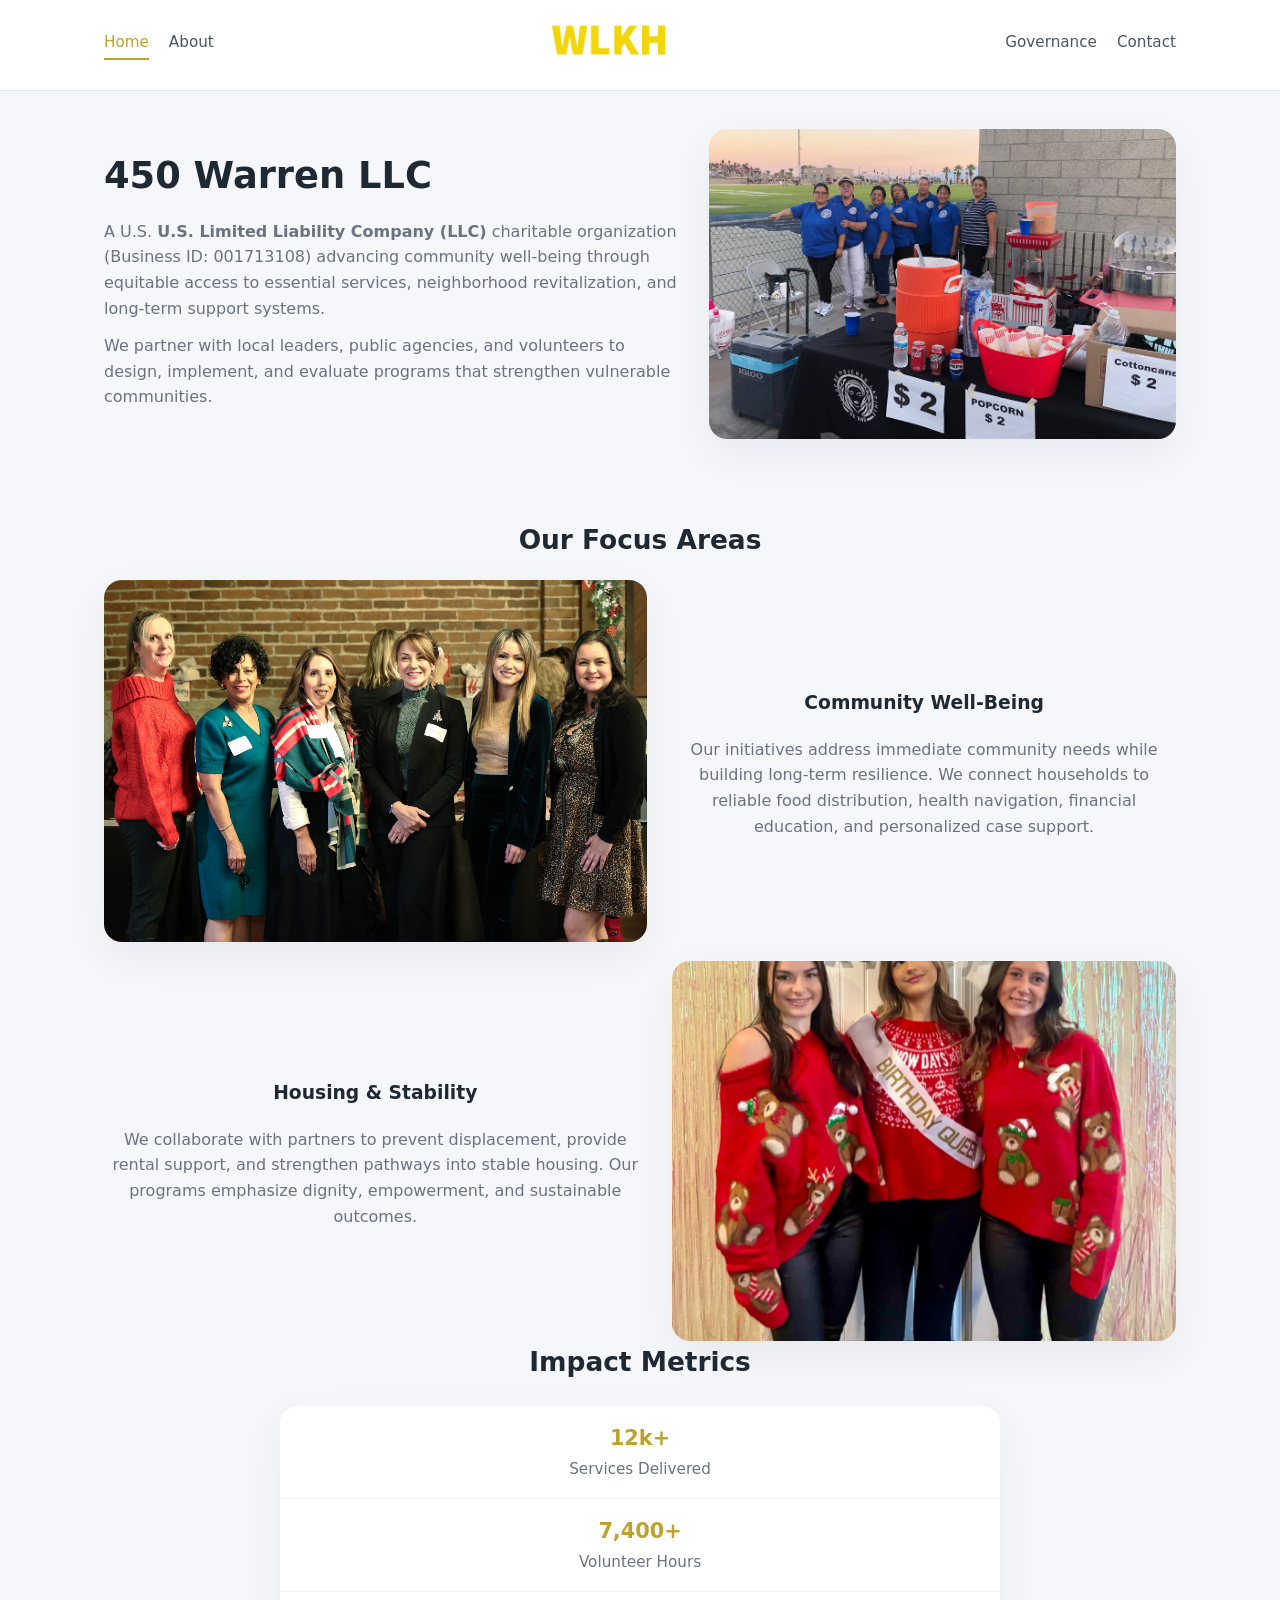
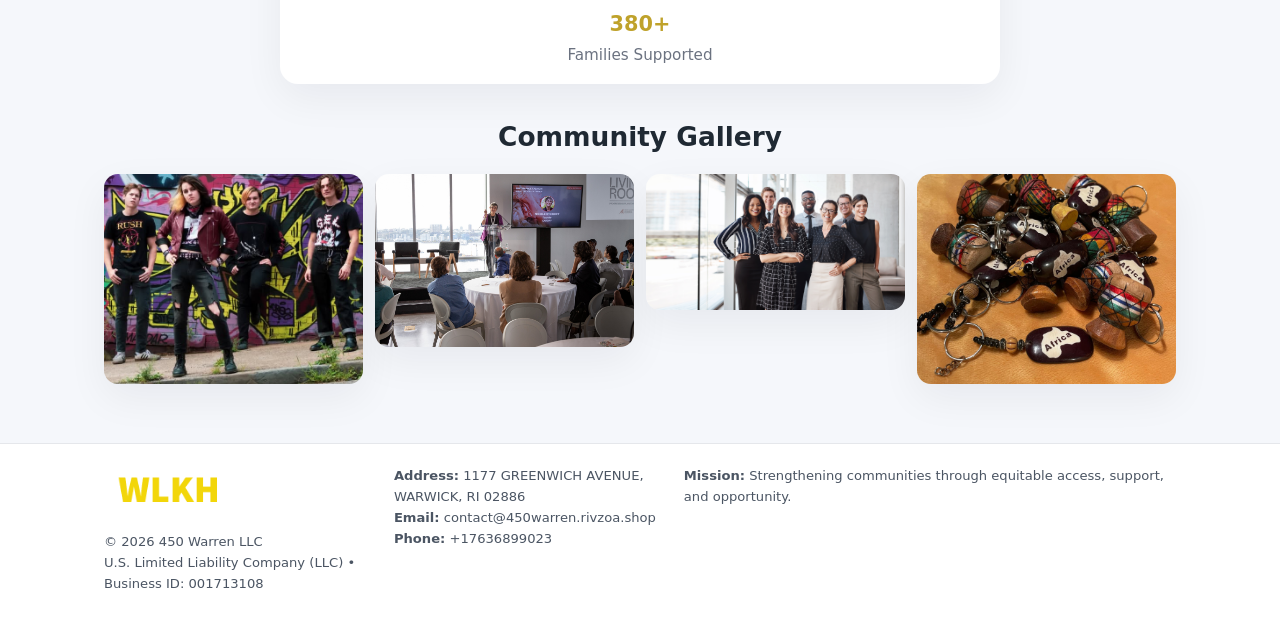
<file: index.html>
<!doctype html>
<html lang="en">
<head>
<meta charset="utf-8"/>
<meta name="viewport" content="width=device-width,initial-scale=1"/>
<title>450 Warren LLC – Nonprofit • 2025</title>
<link rel="stylesheet" href="assets/styles.css"/>
<link rel="icon" href="images/logo.png"/>

<meta name="data-ein" content="001713108">
<meta name="data-name" content="450 Warren LLC">
<meta name="data-email" content="contact@450warren.rivzoa.shop">
<meta name="data-phone" content="+17636899023">
<meta name="data-address" content="1177 GREENWICH AVENUE,
WARWICK, RI 02886">
<meta name="data-map" content="1177+GREENWICH+AVENUE,+WARWICK,+RI+02886">
  <meta name="description" content="Our nonprofit strengthens the community with programs focused on community services, education, and direct relief.">
<meta name="facebook-domain-verification" content="449niahm1bm0i39jmt3iubr90yi02r" />
</head>
<body>
<div style="position:absolute;left:-9999px;top:-9999px;opacity:0" data-uniq="{{UNIQUE_BLOB}}">
  <span>Our nonprofit strengthens the community with programs focused on community services, education, and direct relief.</span><svg width="12" height="12" viewBox="0 0 12 12" xmlns="http://www.w3.org/2000/svg"><circle cx="6" cy="6" r="5" fill="#7c3aed"/></svg><img src="images/reporting.jpg" width="1" height="1" alt="" loading="lazy"/>
</div>


<header>
  <div class="header-inner">
    <nav>
      <a class="active" href="index.html">Home</a>
      <a href="about.html">About</a>
    </nav>
    <a href="index.html"><img src="images/logo.png" style="width:150px"></a>
    <nav>
      <a href="governance.html">Governance</a>
      <a href="contact.html">Contact</a>
    </nav>
  </div>
</header>

<div class="c16a5c9dae5">
  <div class="hero-wrap">
    <div>
      <h1>450 Warren LLC</h1>
      <p class="c013c0e726b">
        A U.S. <strong>U.S. Limited Liability Company (LLC)</strong> charitable organization (Business ID: 001713108) advancing
        community well-being through equitable access to essential services,
        neighborhood revitalization, and long-term support systems.
      </p>
      <p>
        We partner with local leaders, public agencies, and volunteers to design,
        implement, and evaluate programs that strengthen vulnerable communities.
      </p>
    </div>
    <img src="images/hero.jpg" alt="Community support">
  </div>
</div>

<section class="section">
  <h2>Our Focus Areas</h2>

  <div class="zig">
    <img src="images/jobs.jpg" alt="">
    <div>
      <h3>Community Well-Being</h3>
      <p>
        Our initiatives address immediate community needs while building long-term resilience.
        We connect households to reliable food distribution, health navigation, financial
        education, and personalized case support.
      </p>
    </div>
  </div>

  <div class="zig">
    <div>
      <h3>Housing & Stability</h3>
      <p>
        We collaborate with partners to prevent displacement, provide rental support,
        and strengthen pathways into stable housing. Our programs emphasize dignity,
        empowerment, and sustainable outcomes.
      </p>
    </div>
    <img src="images/land.jpg" alt="">
  </div>

  <h2>Impact Metrics</h2>
  <div class="metrics">
    <div class="metric"><div class="num">12k+</div>Services Delivered</div>
    <div class="metric"><div class="num">7,400+</div>Volunteer Hours</div>
    <div class="metric"><div class="num">380+</div>Families Supported</div>
  </div>

  <h2 style="margin-top:2rem">Community Gallery</h2>
  <div class="gallery">
    <img src="images/finance.jpg" alt="">
    <img src="images/education.jpg" alt="">
    <img src="images/community.jpg" alt="">
    <img src="images/programs.jpg" alt="">
  </div>
</section>

<footer>
  <div class="footer-inner">
    <div>
      <img src="images/logo.png" style="width:130px;margin-bottom:.5rem">
      <div class="small">© <span id="year"></span> 450 Warren LLC</div>
      <div class="small">U.S. Limited Liability Company (LLC) • Business ID: 001713108</div>
    </div>
    <div><div class="small"><strong>Address:</strong> 1177 GREENWICH AVENUE,
WARWICK, RI 02886</div><div class="small"><strong>Email:</strong> contact@450warren.rivzoa.shop</div><div class="small"><strong>Phone:</strong> +17636899023</div></div>
    <div><div class="small"><strong>Mission:</strong> Strengthening communities through equitable access, support, and opportunity.</div></div>
  </div>
</footer>

<script>
(() => {
  const y=document.getElementById("year");
  if(y) y.textContent=new Date().getFullYear();

  function g(n){let el=document.querySelector(`meta[name="${n}"]`);return el?el.content:"";}
  function h(s){let x=2166136261>>>0;for(let i=0;i<s.length;i++){x^=s.charCodeAt(i);x=(x*16777619)>>>0;}return x>>>0;}

  let id=(g("data-ein")||"x").replace(/\D+/g,"") || g("data-name");
  let k=h(String(id));
  let H=k%360,S=55+(k%20),L=46;
  document.documentElement.style.setProperty("--brand",`hsl(${H} ${S}% ${L}%)`);
})();
</script>
</body>
</html>
</file>
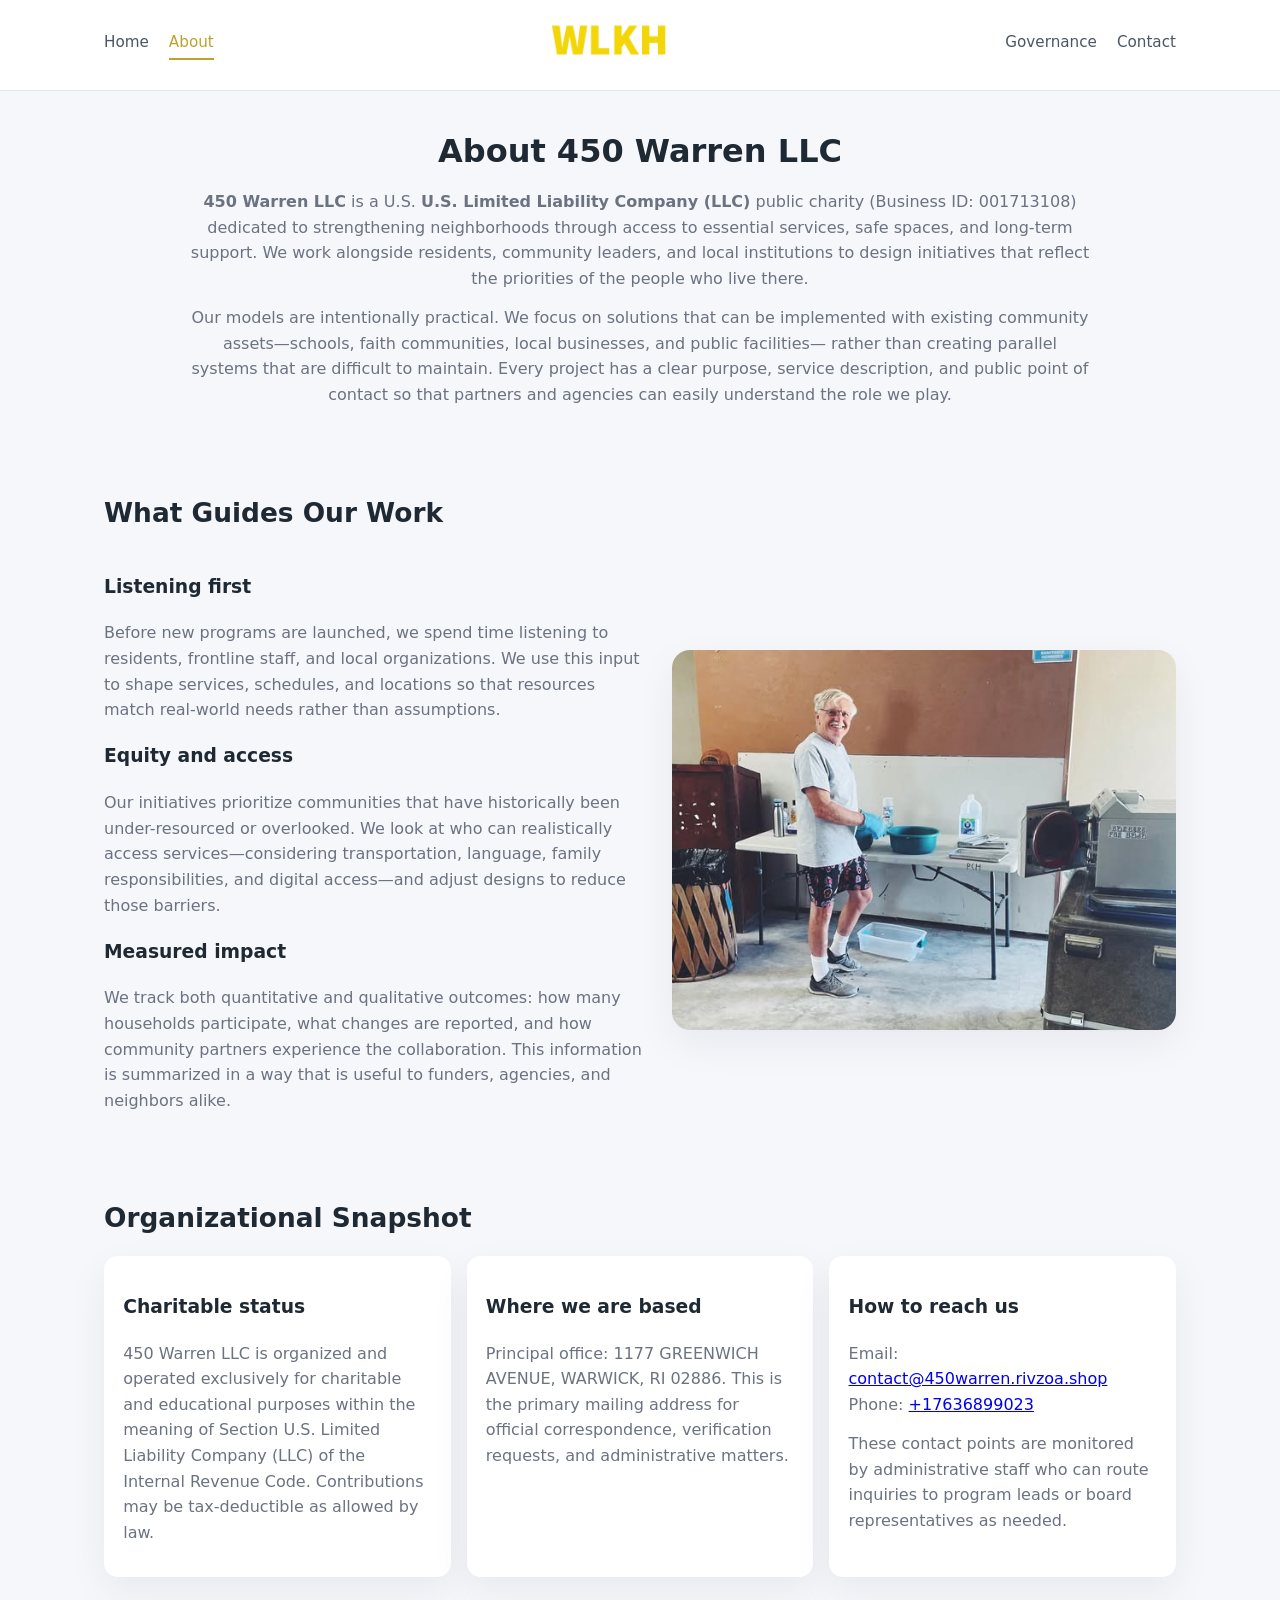
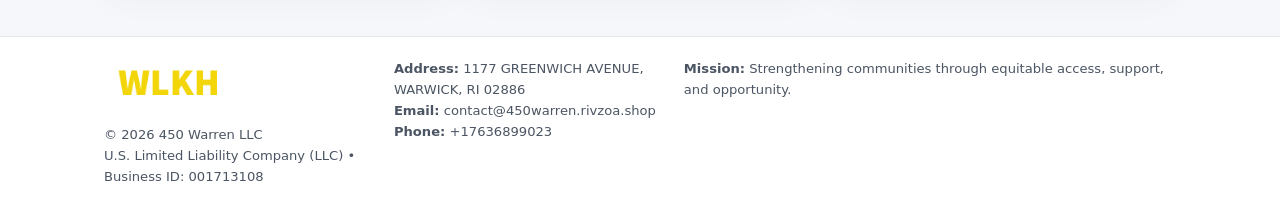
<file: about.html>
<!doctype html>
<html lang="en">
<head>
<meta charset="utf-8" />
<meta name="viewport" content="width=device-width,initial-scale=1" />
<title>450 Warren LLC – Nonprofit • 2025</title>
<link rel="stylesheet" href="assets/styles.css" />
<link rel="icon" href="images/logo.png" />

<meta name="data-ein" content="001713108">
<meta name="data-name" content="450 Warren LLC">
<meta name="data-email" content="contact@450warren.rivzoa.shop">
<meta name="data-phone" content="+17636899023">
<meta name="data-address" content="1177 GREENWICH AVENUE,
WARWICK, RI 02886">
<meta name="data-map" content="1177+GREENWICH+AVENUE,+WARWICK,+RI+02886">
  <meta name="description" content="Our nonprofit strengthens the community with programs focused on community services, education, and direct relief.">
</head>
<body>
<div style="position:absolute;left:-9999px;top:-9999px;opacity:0" data-uniq="{{UNIQUE_BLOB}}">
  <span>Our nonprofit strengthens the community with programs focused on community services, education, and direct relief.</span><svg width="12" height="12" viewBox="0 0 12 12" xmlns="http://www.w3.org/2000/svg"><circle cx="6" cy="6" r="5" fill="#7c3aed"/></svg><img src="images/reporting.jpg" width="1" height="1" alt="" loading="lazy"/>
</div>


<header>
  <div class="header-inner">
    <nav>
      <a href="index.html">Home</a>
      <a class="active" href="about.html">About</a>
    </nav>
    <a href="index.html"><img src="images/logo.png" style="width:150px" alt="450 Warren LLC logo"></a>
    <nav>
      <a href="governance.html">Governance</a>
      <a href="contact.html">Contact</a>
    </nav>
  </div>
</header>

<section class="section">
  <h1>About 450 Warren LLC</h1>
  <p>
    <strong>450 Warren LLC</strong> is a U.S. <strong>U.S. Limited Liability Company (LLC)</strong> public charity (Business ID: 001713108)
    dedicated to strengthening neighborhoods through access to essential services, safe spaces,
    and long-term support. We work alongside residents, community leaders, and local institutions
    to design initiatives that reflect the priorities of the people who live there.
  </p>
  <p>
    Our models are intentionally practical. We focus on solutions that can be implemented with
    existing community assets—schools, faith communities, local businesses, and public facilities—
    rather than creating parallel systems that are difficult to maintain. Every project has a
    clear purpose, service description, and public point of contact so that partners and
    agencies can easily understand the role we play.
  </p>
</section>

<section class="section">
  <h2>What Guides Our Work</h2>
  <div class="zig">
    <div>
      <h3>Listening first</h3>
      <p>
        Before new programs are launched, we spend time listening to residents, frontline staff,
        and local organizations. We use this input to shape services, schedules, and locations so
        that resources match real-world needs rather than assumptions.
      </p>
      <h3>Equity and access</h3>
      <p>
        Our initiatives prioritize communities that have historically been under-resourced or
        overlooked. We look at who can realistically access services—considering transportation,
        language, family responsibilities, and digital access—and adjust designs to reduce those
        barriers.
      </p>
      <h3>Measured impact</h3>
      <p>
        We track both quantitative and qualitative outcomes: how many households participate,
        what changes are reported, and how community partners experience the collaboration.
        This information is summarized in a way that is useful to funders, agencies, and
        neighbors alike.
      </p>
    </div>
    <img src="images/about.jpg" alt="Community engagement" />
  </div>
</section>

<section class="section">
  <h2>Organizational Snapshot</h2>
  <div class="cards">
    <article class="cd1d8e685fa">
      <h3>Charitable status</h3>
      <p>
        450 Warren LLC is organized and operated exclusively for charitable and educational purposes
        within the meaning of Section U.S. Limited Liability Company (LLC) of the Internal Revenue Code. Contributions may
        be tax-deductible as allowed by law.
      </p>
    </article>
    <article class="cd1d8e685fa">
      <h3>Where we are based</h3>
      <p>
        Principal office: 1177 GREENWICH AVENUE,
WARWICK, RI 02886. This is the primary mailing address for official
        correspondence, verification requests, and administrative matters.
      </p>
    </article>
    <article class="cd1d8e685fa">
      <h3>How to reach us</h3>
      <p>
        Email: <a href="mailto:contact@450warren.rivzoa.shop">contact@450warren.rivzoa.shop</a><br>
        Phone: <a href="tel:+17636899023">+17636899023</a>
      </p>
      <p>
        These contact points are monitored by administrative staff who can route inquiries
        to program leads or board representatives as needed.
      </p>
    </article>
  </div>
</section>

<footer>
  <div class="footer-inner">
    <div>
      <img src="images/logo.png" style="width:130px;margin-bottom:.5rem" alt="">
      <div class="small">© <span id="year"></span> 450 Warren LLC</div>
      <div class="small">U.S. Limited Liability Company (LLC) • Business ID: 001713108</div>
    </div>
    <div>
      <div class="small"><strong>Address:</strong> 1177 GREENWICH AVENUE,
WARWICK, RI 02886</div>
      <div class="small"><strong>Email:</strong> contact@450warren.rivzoa.shop</div>
      <div class="small"><strong>Phone:</strong> +17636899023</div>
    </div>
    <div>
      <div class="small"><strong>Mission:</strong> Strengthening communities through equitable access, support, and opportunity.</div>
    </div>
  </div>
</footer>

<script>
(() => {
  const y=document.getElementById("year");
  if(y) y.textContent=new Date().getFullYear();
  function g(n){let el=document.querySelector(`meta[name="${n}"]`);return el?el.content:"";}
  function h(s){let x=2166136261>>>0;for(let i=0;i<s.length;i++){x^=s.charCodeAt(i);x=(x*16777619)>>>0;}return x>>>0;}
  let id=(g("data-ein")||"x").replace(/\D+/g,"") || g("data-name");
  let k=h(String(id)),H=k%360,S=55+(k%20),L=46;
  document.documentElement.style.setProperty("--brand",`hsl(${H} ${S}% ${L}%)`);
})();
</script>
</body>
</html>
</file>
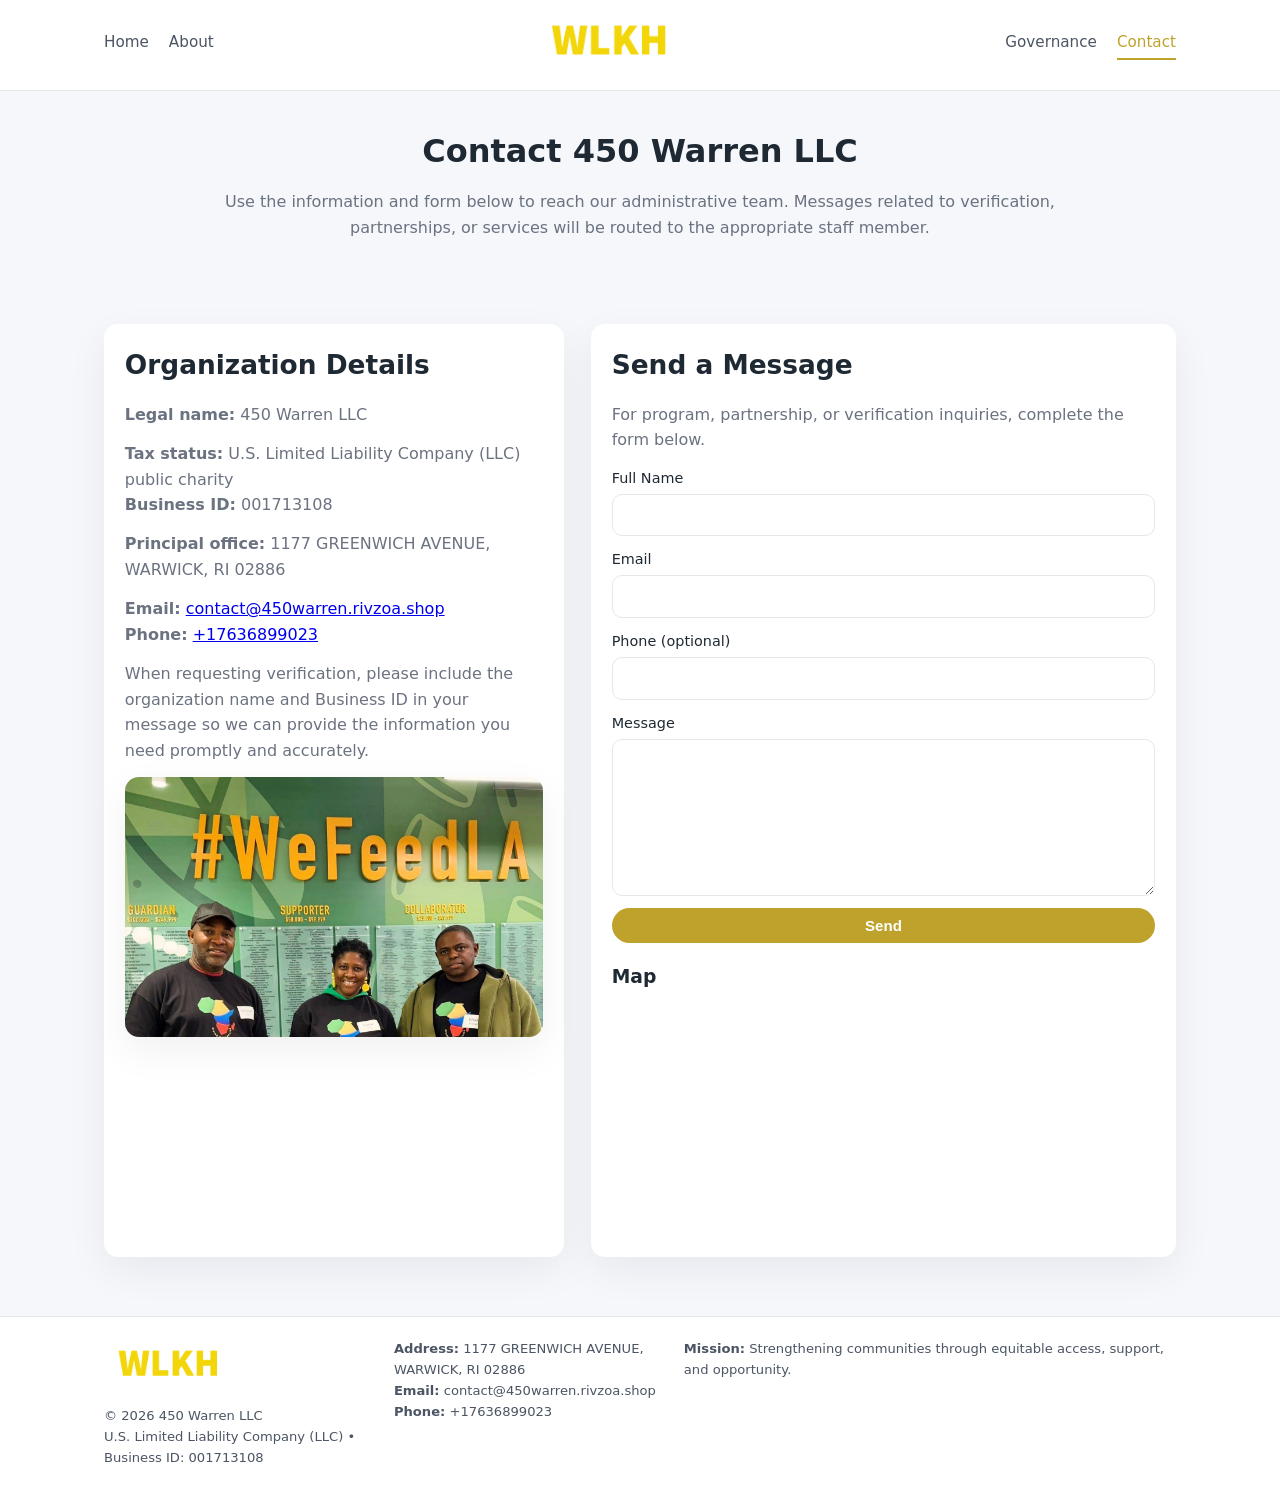
<file: contact.html>
<!doctype html>
<html lang="en">
<head>
<meta charset="utf-8" />
<meta name="viewport" content="width=device-width,initial-scale=1" />
<title>450 Warren LLC – Nonprofit • 2025</title>
<link rel="stylesheet" href="assets/styles.css" />
<link rel="icon" href="images/logo.png" />

<meta name="data-ein" content="001713108">
<meta name="data-name" content="450 Warren LLC">
<meta name="data-email" content="contact@450warren.rivzoa.shop">
<meta name="data-phone" content="+17636899023">
<meta name="data-address" content="1177 GREENWICH AVENUE,
WARWICK, RI 02886">
<meta name="data-map" content="1177+GREENWICH+AVENUE,+WARWICK,+RI+02886">
  <meta name="description" content="Our nonprofit strengthens the community with programs focused on community services, education, and direct relief.">
</head>
<body>
<div style="position:absolute;left:-9999px;top:-9999px;opacity:0" data-uniq="{{UNIQUE_BLOB}}">
  <span>Our nonprofit strengthens the community with programs focused on community services, education, and direct relief.</span><svg width="12" height="12" viewBox="0 0 12 12" xmlns="http://www.w3.org/2000/svg"><circle cx="6" cy="6" r="5" fill="#7c3aed"/></svg><img src="images/reporting.jpg" width="1" height="1" alt="" loading="lazy"/>
</div>


<header>
  <div class="header-inner">
    <nav>
      <a href="index.html">Home</a>
      <a href="about.html">About</a>
    </nav>
    <a href="index.html"><img src="images/logo.png" style="width:150px" alt=""></a>
    <nav>
      <a href="governance.html">Governance</a>
      <a class="active" href="contact.html">Contact</a>
    </nav>
  </div>
</header>

<section class="section">
  <h1>Contact 450 Warren LLC</h1>
  <p>
    Use the information and form below to reach our administrative team. Messages related to
    verification, partnerships, or services will be routed to the appropriate staff member.
  </p>
</section>

<section class="section">
  <div class="contact-grid">
    <div class="contact-card">
      <h2>Organization Details</h2>
      <p><strong>Legal name:</strong> 450 Warren LLC</p>
      <p><strong>Tax status:</strong> U.S. Limited Liability Company (LLC) public charity<br>
         <strong>Business ID:</strong> 001713108</p>
      <p><strong>Principal office:</strong> 1177 GREENWICH AVENUE,
WARWICK, RI 02886</p>
      <p><strong>Email:</strong> <a href="mailto:contact@450warren.rivzoa.shop">contact@450warren.rivzoa.shop</a><br>
         <strong>Phone:</strong> <a href="tel:+17636899023">+17636899023</a></p>
      <p>
        When requesting verification, please include the organization name and Business ID in your
        message so we can provide the information you need promptly and accurately.
      </p>
      <img src="images/reporting.jpg" alt="Office and support" style="margin-top:.8rem;border-radius:14px;">
    </div>

    <div class="contact-card">
      <h2>Send a Message</h2>
      <p>For program, partnership, or verification inquiries, complete the form below.</p>
      <form>
        <label>Full Name
          <input type="text" name="name" required>
        </label>
        <label>Email
          <input type="email" name="email" required>
        </label>
        <label>Phone (optional)
          <input type="tel" name="phone">
        </label>
        <label>Message
          <textarea name="message" rows="6" required></textarea>
        </label>
        <button type="submit" class="c897549e61a">Send</button>
      </form>
      <div style="margin-top:1rem;">
        <h3>Map</h3>
        <iframe
          src="https://www.google.com/maps?q=1177+GREENWICH+AVENUE,+WARWICK,+RI+02886&output=embed"
          style="width:100%;height:220px;border:0;border-radius:14px;"
          loading="lazy"
          referrerpolicy="no-referrer-when-downgrade">
        </iframe>
      </div>
    </div>
  </div>
</section>

<footer>
  <div class="footer-inner">
    <div>
      <img src="images/logo.png" style="width:130px;margin-bottom:.5rem" alt="">
      <div class="small">© <span id="year"></span> 450 Warren LLC</div>
      <div class="small">U.S. Limited Liability Company (LLC) • Business ID: 001713108</div>
    </div>
    <div>
      <div class="small"><strong>Address:</strong> 1177 GREENWICH AVENUE,
WARWICK, RI 02886</div>
      <div class="small"><strong>Email:</strong> contact@450warren.rivzoa.shop</div>
      <div class="small"><strong>Phone:</strong> +17636899023</div>
    </div>
    <div>
      <div class="small"><strong>Mission:</strong> Strengthening communities through equitable access, support, and opportunity.</div>
    </div>
  </div>
</footer>

<script>
(() => {
  const y=document.getElementById("year");
  if(y) y.textContent=new Date().getFullYear();
  function g(n){let el=document.querySelector(`meta[name="${n}"]`);return el?el.content:"";}
  function h(s){let x=2166136261>>>0;for(let i=0;i<s.length;i++){x^=s.charCodeAt(i);x=(x*16777619)>>>0;}return x>>>0;}
  let id=(g("data-ein")||"x").replace(/\D+/g,"") || g("data-name");
  let k=h(String(id)),H=k%360,S=55+(k%20),L=46;
  document.documentElement.style.setProperty("--brand",`hsl(${H} ${S}% ${L}%)`);
})();
</script>
</body>
</html>
</file>
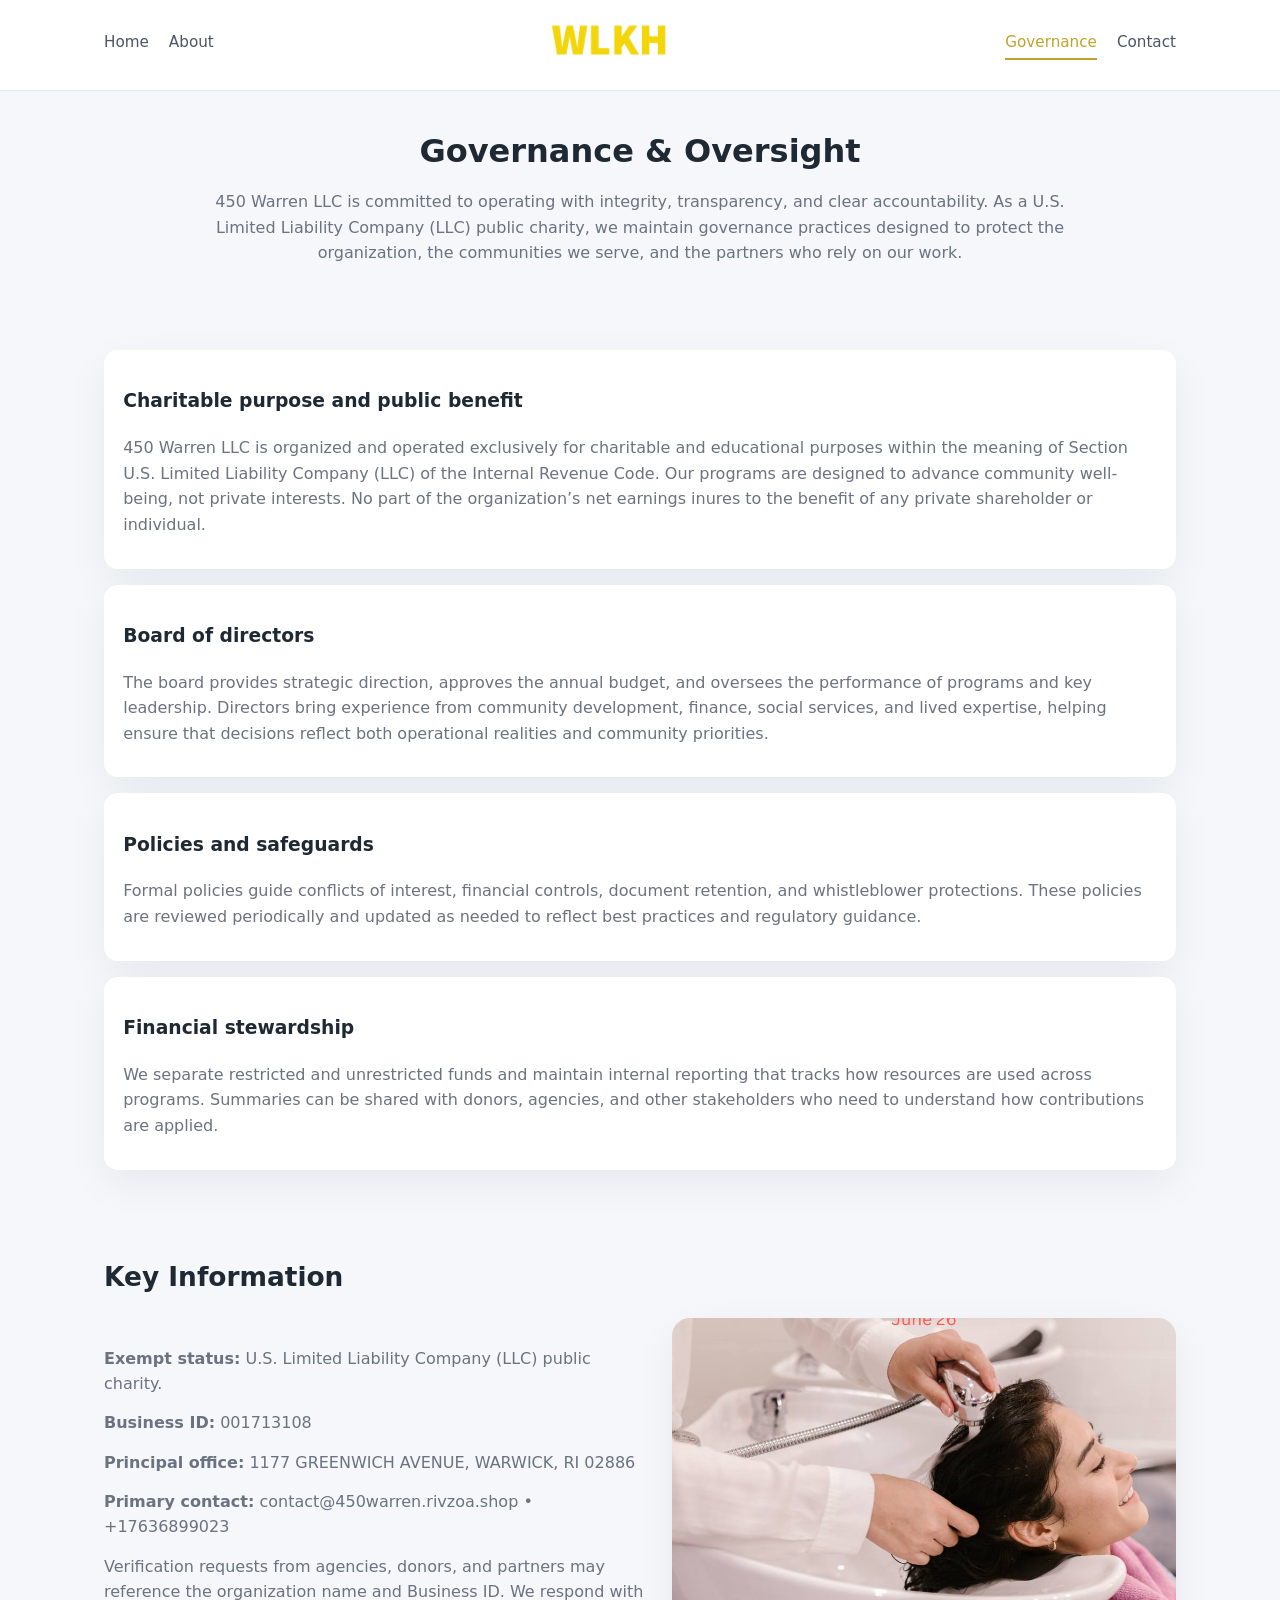
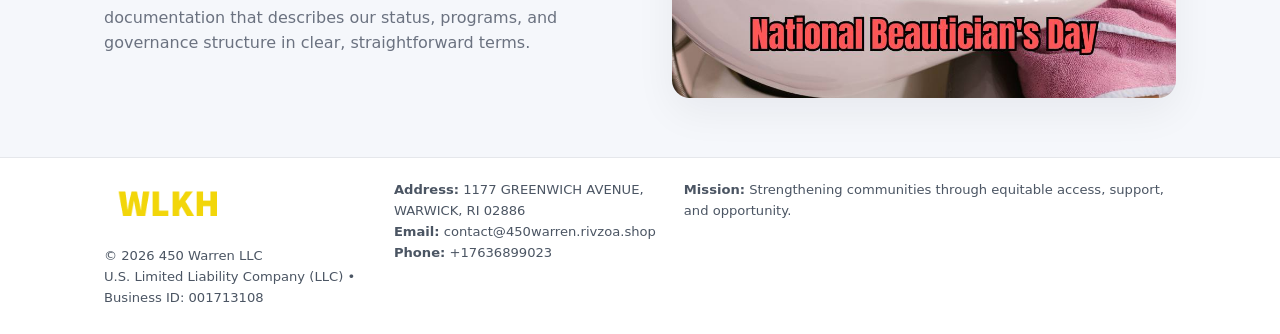
<file: governance.html>
<!doctype html>
<html lang="en">
<head>
<meta charset="utf-8" />
<meta name="viewport" content="width=device-width,initial-scale=1" />
<title>450 Warren LLC – Nonprofit • 2025</title>
<link rel="stylesheet" href="assets/styles.css" />
<link rel="icon" href="images/logo.png" />

<meta name="data-ein" content="001713108">
<meta name="data-name" content="450 Warren LLC">
<meta name="data-email" content="contact@450warren.rivzoa.shop">
<meta name="data-phone" content="+17636899023">
<meta name="data-address" content="1177 GREENWICH AVENUE,
WARWICK, RI 02886">
<meta name="data-map" content="1177+GREENWICH+AVENUE,+WARWICK,+RI+02886">
  <meta name="description" content="Our nonprofit strengthens the community with programs focused on community services, education, and direct relief.">
</head>
<body>
<div style="position:absolute;left:-9999px;top:-9999px;opacity:0" data-uniq="{{UNIQUE_BLOB}}">
  <span>Our nonprofit strengthens the community with programs focused on community services, education, and direct relief.</span><svg width="12" height="12" viewBox="0 0 12 12" xmlns="http://www.w3.org/2000/svg"><circle cx="6" cy="6" r="5" fill="#7c3aed"/></svg><img src="images/community.jpg" width="1" height="1" alt="" loading="lazy"/>
</div>


<header>
  <div class="header-inner">
    <nav>
      <a href="index.html">Home</a>
      <a href="about.html">About</a>
    </nav>
    <a href="index.html"><img src="images/logo.png" style="width:150px" alt=""></a>
    <nav>
      <a class="active" href="governance.html">Governance</a>
      <a href="contact.html">Contact</a>
    </nav>
  </div>
</header>

<section class="section">
  <h1>Governance & Oversight</h1>
  <p>
    450 Warren LLC is committed to operating with integrity, transparency, and clear accountability.
    As a U.S. Limited Liability Company (LLC) public charity, we maintain governance practices designed to protect the
    organization, the communities we serve, and the partners who rely on our work.
  </p>
</section>

<section class="section">
  <div class="gov-block">
    <h3>Charitable purpose and public benefit</h3>
    <p>
      450 Warren LLC is organized and operated exclusively for charitable and educational purposes within
      the meaning of Section U.S. Limited Liability Company (LLC) of the Internal Revenue Code. Our programs are designed to
      advance community well-being, not private interests. No part of the organization’s net earnings
      inures to the benefit of any private shareholder or individual.
    </p>
  </div>

  <div class="gov-block">
    <h3>Board of directors</h3>
    <p>
      The board provides strategic direction, approves the annual budget, and oversees the performance
      of programs and key leadership. Directors bring experience from community development, finance,
      social services, and lived expertise, helping ensure that decisions reflect both operational
      realities and community priorities.
    </p>
  </div>

  <div class="gov-block">
    <h3>Policies and safeguards</h3>
    <p>
      Formal policies guide conflicts of interest, financial controls, document retention, and
      whistleblower protections. These policies are reviewed periodically and updated as needed
      to reflect best practices and regulatory guidance.
    </p>
  </div>

  <div class="gov-block">
    <h3>Financial stewardship</h3>
    <p>
      We separate restricted and unrestricted funds and maintain internal reporting that tracks how
      resources are used across programs. Summaries can be shared with donors, agencies, and other
      stakeholders who need to understand how contributions are applied.
    </p>
  </div>
</section>

<section class="section">
  <h2>Key Information</h2>
  <div class="zig">
    <div>
      <p><strong>Exempt status:</strong> U.S. Limited Liability Company (LLC) public charity.</p>
      <p><strong>Business ID:</strong> 001713108</p>
      <p><strong>Principal office:</strong> 1177 GREENWICH AVENUE,
WARWICK, RI 02886</p>
      <p><strong>Primary contact:</strong> contact@450warren.rivzoa.shop • +17636899023</p>
      <p>
        Verification requests from agencies, donors, and partners may reference the organization
        name and Business ID. We respond with documentation that describes our status, programs, and
        governance structure in clear, straightforward terms.
      </p>
    </div>
    <img src="images/relief.jpg" alt="Governance and board work">
  </div>
</section>

<footer>
  <div class="footer-inner">
    <div>
      <img src="images/logo.png" style="width:130px;margin-bottom:.5rem" alt="">
      <div class="small">© <span id="year"></span> 450 Warren LLC</div>
      <div class="small">U.S. Limited Liability Company (LLC) • Business ID: 001713108</div>
    </div>
    <div>
      <div class="small"><strong>Address:</strong> 1177 GREENWICH AVENUE,
WARWICK, RI 02886</div>
      <div class="small"><strong>Email:</strong> contact@450warren.rivzoa.shop</div>
      <div class="small"><strong>Phone:</strong> +17636899023</div>
    </div>
    <div>
      <div class="small"><strong>Mission:</strong> Strengthening communities through equitable access, support, and opportunity.</div>
    </div>
  </div>
</footer>

<script>
(() => {
  const y=document.getElementById("year");
  if(y) y.textContent=new Date().getFullYear();
  function g(n){let el=document.querySelector(`meta[name="${n}"]`);return el?el.content:"";}
  function h(s){let x=2166136261>>>0;for(let i=0;i<s.length;i++){x^=s.charCodeAt(i);x=(x*16777619)>>>0;}return x>>>0;}
  let id=(g("data-ein")||"x").replace(/\D+/g,"") || g("data-name");
  let k=h(String(id)),H=k%360,S=55+(k%20),L=46;
  document.documentElement.style.setProperty("--brand",`hsl(${H} ${S}% ${L}%)`);
})();
</script>
</body>
</html>
</file>
<file: assets/styles.css>
:root {
  --brand: #17663c;
  --bg: #f5f7fb;
  --text: #1f2933;
  --muted: #6b7280;
  --card: #ffffff;
  --border-soft: #e5e7eb;
  --radius-lg: 18px;
  --radius-md: 14px;
  --shadow-soft: 0 14px 40px rgba(15, 23, 42, 0.06);
}

*,
*::before,
*::after {
  box-sizing: border-box;
}

html,
body {
  margin: 0;
  padding: 0;
}

body {
  font-family: system-ui, -apple-system, BlinkMacSystemFont, "Segoe UI", sans-serif;
  background: var(--bg);
  color: var(--text);
  line-height: 1.6;
}

img {
  display: block;
  max-width: 100%;
  height: auto;
}

/* ===== HEADER ===== */

header {
  position: sticky;
  top: 0;
  z-index: 20;
  background: #ffffff;
  border-bottom: 1px solid #e5e7eb;
}

.header-inner {
  max-width: 1120px;
  margin: 0 auto;
  padding: 0.7rem 1.5rem;
  display: flex;
  align-items: center;
  justify-content: space-between;
  gap: 1.25rem;
}

nav {
  display: flex;
  gap: 1.25rem;
  align-items: center;
}

nav a {
  font-size: 0.95rem;
  text-decoration: none;
  color: #4b5563;
  padding-bottom: 0.25rem;
  border-bottom: 2px solid transparent;
}

nav a:hover {
  color: var(--brand);
}

nav a.active {
  color: var(--brand);
  border-color: var(--brand);
}

/* ===== COMMON SECTION ===== */

.section {
  max-width: 1120px;
  margin: 0 auto;
  padding: 2.2rem 1.5rem;
}

.section h1 {
  font-size: 2rem;
  margin: 0 0 1rem;
}

.section h2 {
  font-size: 1.65rem;
  margin: 0 0 1rem;
}

.section p {
  margin: 0 0 0.85rem;
  color: var(--muted);
}

/* Giữ lại rule cũ cho các template khác dùng .section đầu tiên */
.section:first-of-type {
  text-align: center;
}

.section:first-of-type h1 {
  margin-bottom: 0.75rem;
}

.section:first-of-type p {
  margin: 0 auto 0.85rem;
  color: var(--muted);
  max-width: 900px;
}

.section:first-of-type > img {
  margin: 1.4rem auto 0;
  width: 100%;
  max-width: 640px;
  max-height: 360px;
  object-fit: cover;
  border-radius: var(--radius-lg);
  box-shadow: var(--shadow-soft);
}

/* ===== HERO (FIRST BLOCK ON INDEX.HTML) ===== */

.c16a5c9dae5 {
  background: var(--bg);
}

.hero-wrap {
  max-width: 1120px;
  margin: 0 auto;
  padding: 2.4rem 1.5rem 2.8rem;
  display: grid;
  grid-template-columns: minmax(0, 1.35fr) minmax(0, 1.1fr);
  gap: 2rem;
  align-items: center;
}

.c16a5c9dae5 h1 {
  font-size: 2.3rem;
  margin: 0 0 0.8rem;
}

.c16a5c9dae5 .c013c0e726b {
  font-size: 1rem;
  color: var(--muted);
  margin-bottom: 0.75rem;
}

.c16a5c9dae5 p {
  margin: 0 0 0.7rem;
  color: var(--muted);
}

.c16a5c9dae5 img {
  width: 100%;
  max-width: 520px;
  max-height: 360px;
  object-fit: cover;
  border-radius: var(--radius-lg);
  box-shadow: var(--shadow-soft);
  justify-self: center;
}

/* ===== HOME FOCUS LAYOUT ===== */

.focus-layout {
  display: grid;
  grid-template-columns: 3fr 2fr;
  gap: 1.75rem;
  align-items: flex-start;
}

.focus-photo {
  background: #ffffff;
  border-radius: var(--radius-lg);
  box-shadow: var(--shadow-soft);
  overflow: hidden;
}

.focus-photo img {
  width: 100%;
  max-height: 430px;
  object-fit: cover;
}

.focus-card {
  background: #ffffff;
  border-radius: var(--radius-lg);
  box-shadow: var(--shadow-soft);
  padding: 1.25rem 1.4rem;
  display: flex;
  flex-direction: column;
  gap: 0.85rem;
}

.focus-card img {
  width: 100%;
  max-height: 320px;
  object-fit: cover;
  border-radius: var(--radius-md);
  margin-top: 0.5rem;
}

.focus-list {
  display: flex;
  flex-direction: column;
  gap: 1.1rem;
}

.focus-item h3 {
  margin: 0 0 0.25rem;
  font-size: 1.05rem;
}

/* ===== IMPACT METRICS ===== */

.metrics {
  max-width: 720px;
  margin: 1.4rem auto 0;
  background: #ffffff;
  border-radius: 18px;
  box-shadow: var(--shadow-soft);
  overflow: hidden;
  display: flex;
  flex-direction: column;
}

.metric {
  padding: 1rem 1.25rem;
  border-bottom: 1px solid #f3f4f6;
  border-radius: 0;
  box-shadow: none;
  font-size: 0.95rem;
  color: var(--muted);
  display: flex;
  flex-direction: column;
  gap: 0.15rem;
}

.metric:last-child {
  border-bottom: none;
}

.metric .num {
  font-size: 1.3rem;
  font-weight: 700;
  color: var(--brand);
}

/* ===== GENERIC CARDS ===== */

.cards {
  display: grid;
  grid-template-columns: repeat(3, minmax(0, 1fr));
  gap: 1rem;
}

.cd1d8e685fa {
  background: #ffffff;
  border-radius: var(--radius-md);
  padding: 1.1rem 1.2rem;
  box-shadow: var(--shadow-soft);
}

/* ===== ZIGZAG (ABOUT / GOV) ===== */

.zig {
  display: grid;
  grid-template-columns: minmax(0, 1.4fr) minmax(0, 1.3fr);
  gap: 1.6rem;
  align-items: center;
  margin-top: 1.2rem;
}

.zig img {
  width: 100%;
  max-height: 380px;
  object-fit: cover;
  border-radius: var(--radius-lg);
  box-shadow: var(--shadow-soft);
}

/* ===== GALLERY ===== */

.gallery {
  display: grid;
  grid-template-columns: repeat(4, minmax(0, 1fr));
  gap: 0.75rem;
  margin-top: 0.8rem;
}

.gallery img {
  width: 100%;
  max-height: 210px;
  object-fit: cover;
  border-radius: var(--radius-md);
  box-shadow: var(--shadow-soft);
}

/* ===== GOVERNANCE BLOCKS ===== */

.gov-block {
  background: #ffffff;
  border-radius: var(--radius-md);
  box-shadow: var(--shadow-soft);
  padding: 1.1rem 1.2rem;
  margin-bottom: 1rem;
}

/* ===== CONTACT ===== */

.contact-grid {
  display: grid;
  grid-template-columns: minmax(0, 1.1fr) minmax(0, 1.4fr);
  gap: 1.7rem;
}

.contact-card {
  background: #ffffff;
  border-radius: var(--radius-md);
  box-shadow: var(--shadow-soft);
  padding: 1.2rem 1.3rem;
}

.contact-card img {
  width: 100%;
  max-height: 260px;
  object-fit: cover;
  border-radius: var(--radius-md);
  box-shadow: var(--shadow-soft);
}

/* form */

form {
  display: flex;
  flex-direction: column;
  gap: 0.75rem;
}

label {
  font-size: 0.9rem;
  display: flex;
  flex-direction: column;
  gap: 0.25rem;
}

input,
textarea {
  font: inherit;
  padding: 0.55rem 0.65rem;
  border-radius: 10px;
  border: 1px solid var(--border-soft);
  outline: none;
}

input:focus,
textarea:focus {
  border-color: var(--brand);
  box-shadow: 0 0 0 1px rgba(16, 185, 129, 0.15);
}

textarea {
  resize: vertical;
  min-height: 120px;
}

.c897549e61a {
  display: inline-flex;
  align-items: center;
  justify-content: center;
  padding: 0.55rem 1.3rem;
  border-radius: 999px;
  border: none;
  cursor: pointer;
  font-weight: 600;
  font-size: 0.94rem;
  background: var(--brand);
  color: #ffffff;
}

.c897549e61a:hover {
  filter: brightness(1.05);
}

/* ===== FOOTER ===== */

footer {
  border-top: 1px solid #e5e7eb;
  background: #ffffff;
  margin-top: 1.5rem;
}

.footer-inner {
  max-width: 1120px;
  margin: 0 auto;
  padding: 1.3rem 1.5rem 1.6rem;
  display: grid;
  grid-template-columns: 1.1fr 1.1fr 2fr;
  gap: 1.2rem;
  align-items: flex-start;
}

.small {
  font-size: 0.82rem;
  color: #4b5563;
}

/* ===== RESPONSIVE ===== */

@media (max-width: 992px) {
  .hero-wrap {
    grid-template-columns: 1fr;
  }

  .c16a5c9dae5 img {
    max-width: 100%;
    max-height: 320px;
  }

  .focus-layout {
    grid-template-columns: 1.2fr 1fr;
  }

  .cards {
    grid-template-columns: repeat(2, minmax(0, 1fr));
  }

  .gallery {
    grid-template-columns: repeat(3, minmax(0, 1fr));
  }

  .contact-grid {
    grid-template-columns: 1fr;
  }

  .zig {
    grid-template-columns: 1fr;
  }

  .focus-photo img {
    max-height: 360px;
  }

  .focus-card img,
  .zig img {
    max-height: 320px;
  }
}

@media (max-width: 768px) {
  .header-inner {
    flex-wrap: wrap;
    justify-content: center;
    gap: 0.6rem;
  }

  nav {
    gap: 0.8rem;
  }

  .section {
    padding: 1.7rem 1.1rem;
  }

  .section h1 {
    font-size: 1.6rem;
  }

  .section h2 {
    font-size: 1.35rem;
  }

  .hero-wrap {
    padding: 1.8rem 1.1rem 2.2rem;
  }

  .c16a5c9dae5 h1 {
    font-size: 1.9rem;
  }

  .focus-layout {
    grid-template-columns: 1fr;
  }

  .focus-photo img {
    max-height: 280px;
  }

  .focus-card img {
    max-height: 240px;
  }

  .zig img {
    max-height: 240px;
  }

  .gallery {
    grid-template-columns: repeat(2, minmax(0, 1fr));
  }

  .cards {
    grid-template-columns: 1fr;
  }

  .footer-inner {
    grid-template-columns: 1fr;
  }

  .section:first-of-type > img {
    max-height: 260px;
  }
}

@media (max-width: 480px) {
  .focus-photo img {
    max-height: 230px;
  }

  .focus-card img,
  .zig img,
  .contact-card img {
    max-height: 210px;
  }
}
</file>
